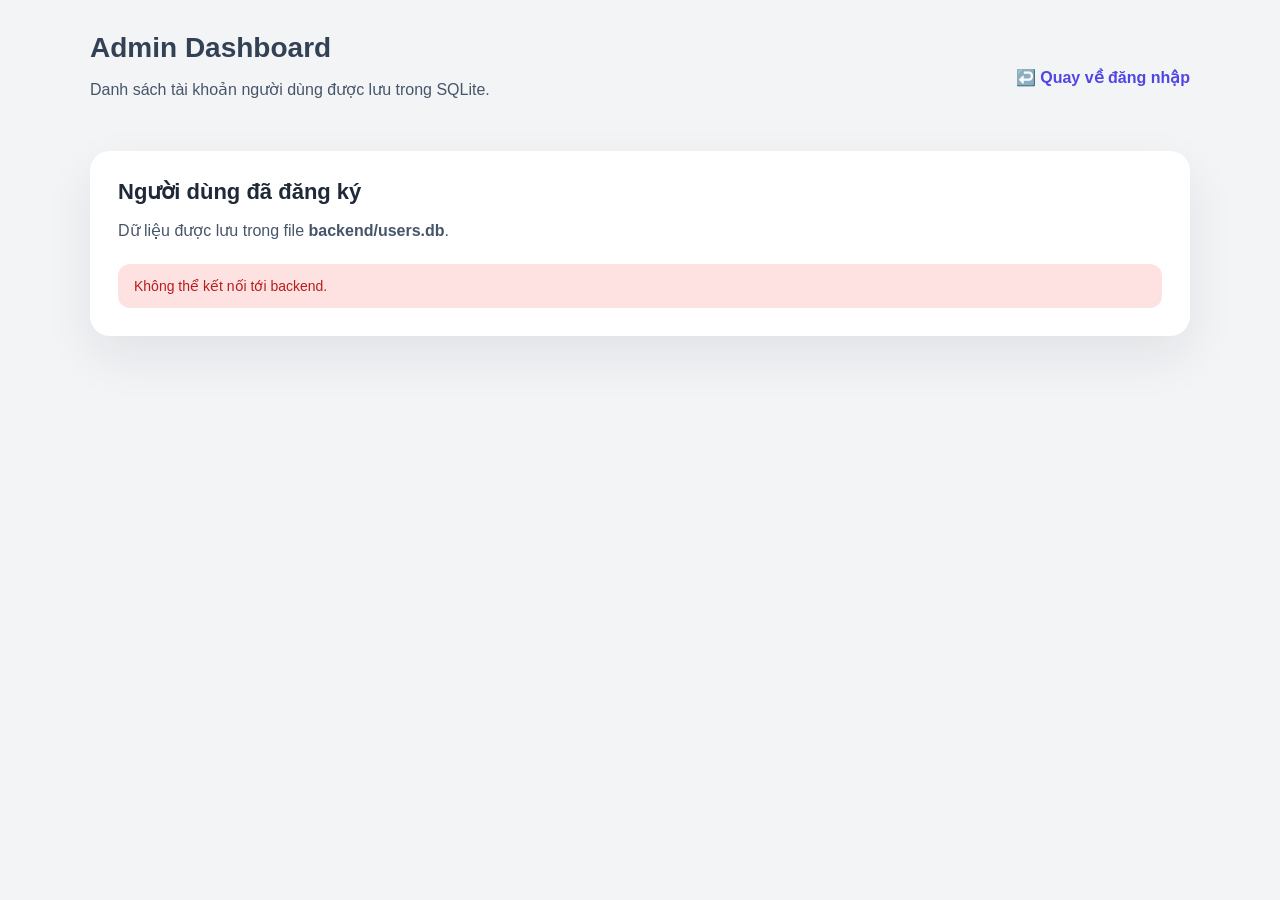
<file: frontend/admin-dashboard.html>
<!DOCTYPE html>
<html lang="vi">

<head>
    <meta charset="UTF-8">
    <meta name="viewport" content="width=device-width, initial-scale=1.0">
    <title>Admin Dashboard - Munich Metro</title>
    <style>
        body {
            margin: 0;
            font-family: "Segoe UI", Tahoma, Geneva, Verdana, sans-serif;
            background: #f3f4f6;
            color: #111827;
        }

        .page-shell {
            max-width: 1100px;
            margin: 0 auto;
            padding: 32px;
        }

        .header {
            display: flex;
            justify-content: space-between;
            align-items: center;
            margin-bottom: 28px;
        }

        .header h1 {
            margin: 0;
            font-size: 28px;
            color: #334155;
        }

        .header a {
            color: #4f46e5;
            text-decoration: none;
            font-weight: 600;
        }

        .header a:hover {
            text-decoration: underline;
        }

        .card {
            background: white;
            border-radius: 20px;
            box-shadow: 0 20px 50px rgba(15, 23, 42, 0.08);
            padding: 28px;
        }

        .card h2 {
            margin-top: 0;
            font-size: 22px;
            color: #1f2937;
            margin-bottom: 16px;
        }

        .info-text {
            color: #475569;
            margin-bottom: 24px;
        }

        table {
            width: 100%;
            border-collapse: collapse;
            margin-top: 20px;
        }

        th,
        td {
            text-align: left;
            padding: 14px 16px;
            border-bottom: 1px solid #e2e8f0;
        }

        th {
            color: #475569;
            font-weight: 700;
            background: #f8fafc;
        }

        tbody tr:hover {
            background: #f8fafc;
        }

        .status {
            display: inline-flex;
            align-items: center;
            gap: 8px;
            padding: 8px 12px;
            border-radius: 999px;
            font-size: 13px;
            font-weight: 700;
        }

        .status.user {
            background: #e0f2fe;
            color: #0369a1;
        }

        .status.admin {
            background: #dcfce7;
            color: #166534;
        }

        .loading,
        .error-message {
            display: none;
            margin-top: 16px;
            padding: 14px 16px;
            border-radius: 12px;
            font-size: 14px;
        }

        .loading.show,
        .error-message.show {
            display: block;
        }

        .loading {
            background: #eff6ff;
            color: #1d4ed8;
        }

        .error-message {
            background: #fee2e2;
            color: #b91c1c;
        }
    </style>
</head>

<body>
    <div class="page-shell">
        <div class="header">
            <div>
                <h1>Admin Dashboard</h1>
                <p class="info-text">Danh sách tài khoản người dùng được lưu trong SQLite.</p>
            </div>
            <a href="login.html">↩️ Quay về đăng nhập</a>
        </div>

        <div class="card">
            <h2>Người dùng đã đăng ký</h2>
            <p class="info-text">Dữ liệu được lưu trong file <strong>backend/users.db</strong>.</p>
            <div class="loading" id="loading">Đang tải dữ liệu...</div>
            <div class="error-message" id="errorMessage"></div>
            <div id="userTableContainer"></div>
        </div>
    </div>

    <script>
        function renderUsers(users) {
            if (!users || users.length === 0) {
                document.getElementById('userTableContainer').innerHTML = '<p>Hiện chưa có tài khoản nào.</p>';
                return;
            }

            const rows = users.map(user => `
                <tr>
                    <td>${user.id}</td>
                    <td>${user.username}</td>
                    <td>${user.email}</td>
                    <td>${user.first_name} ${user.last_name}</td>
                    <td>${user.phone || '-'}</td>
                    <td><span class="status ${user.role}">${user.role}</span></td>
                    <td>${new Date(user.created_at).toLocaleString('vi-VN')}</td>
                </tr>
            `).join('');

            document.getElementById('userTableContainer').innerHTML = `
                <table>
                    <thead>
                        <tr>
                            <th>ID</th>
                            <th>Tên người dùng</th>
                            <th>Email</th>
                            <th>Họ tên</th>
                            <th>Điện thoại</th>
                            <th>Vai trò</th>
                            <th>Ngày tạo</th>
                        </tr>
                    </thead>
                    <tbody>
                        ${rows}
                    </tbody>
                </table>
            `;
        }

        function showLoading(show) {
            const loading = document.getElementById('loading');
            loading.classList.toggle('show', show);
        }

        function showError(message) {
            const error = document.getElementById('errorMessage');
            error.textContent = message;
            error.classList.add('show');
        }

        async function loadUsers() {
            showLoading(true);
            try {
                const response = await fetch('http://127.0.0.1:5000/api/auth/users');
                const data = await response.json();
                showLoading(false);
                if (!response.ok) {
                    showError(data.error || 'Không thể tải danh sách người dùng.');
                    return;
                }
                renderUsers(data.users || []);
            } catch (err) {
                showLoading(false);
                showError('Không thể kết nối tới backend.');
            }
        }

        loadUsers();
    </script>
</body>

</html>
</file>
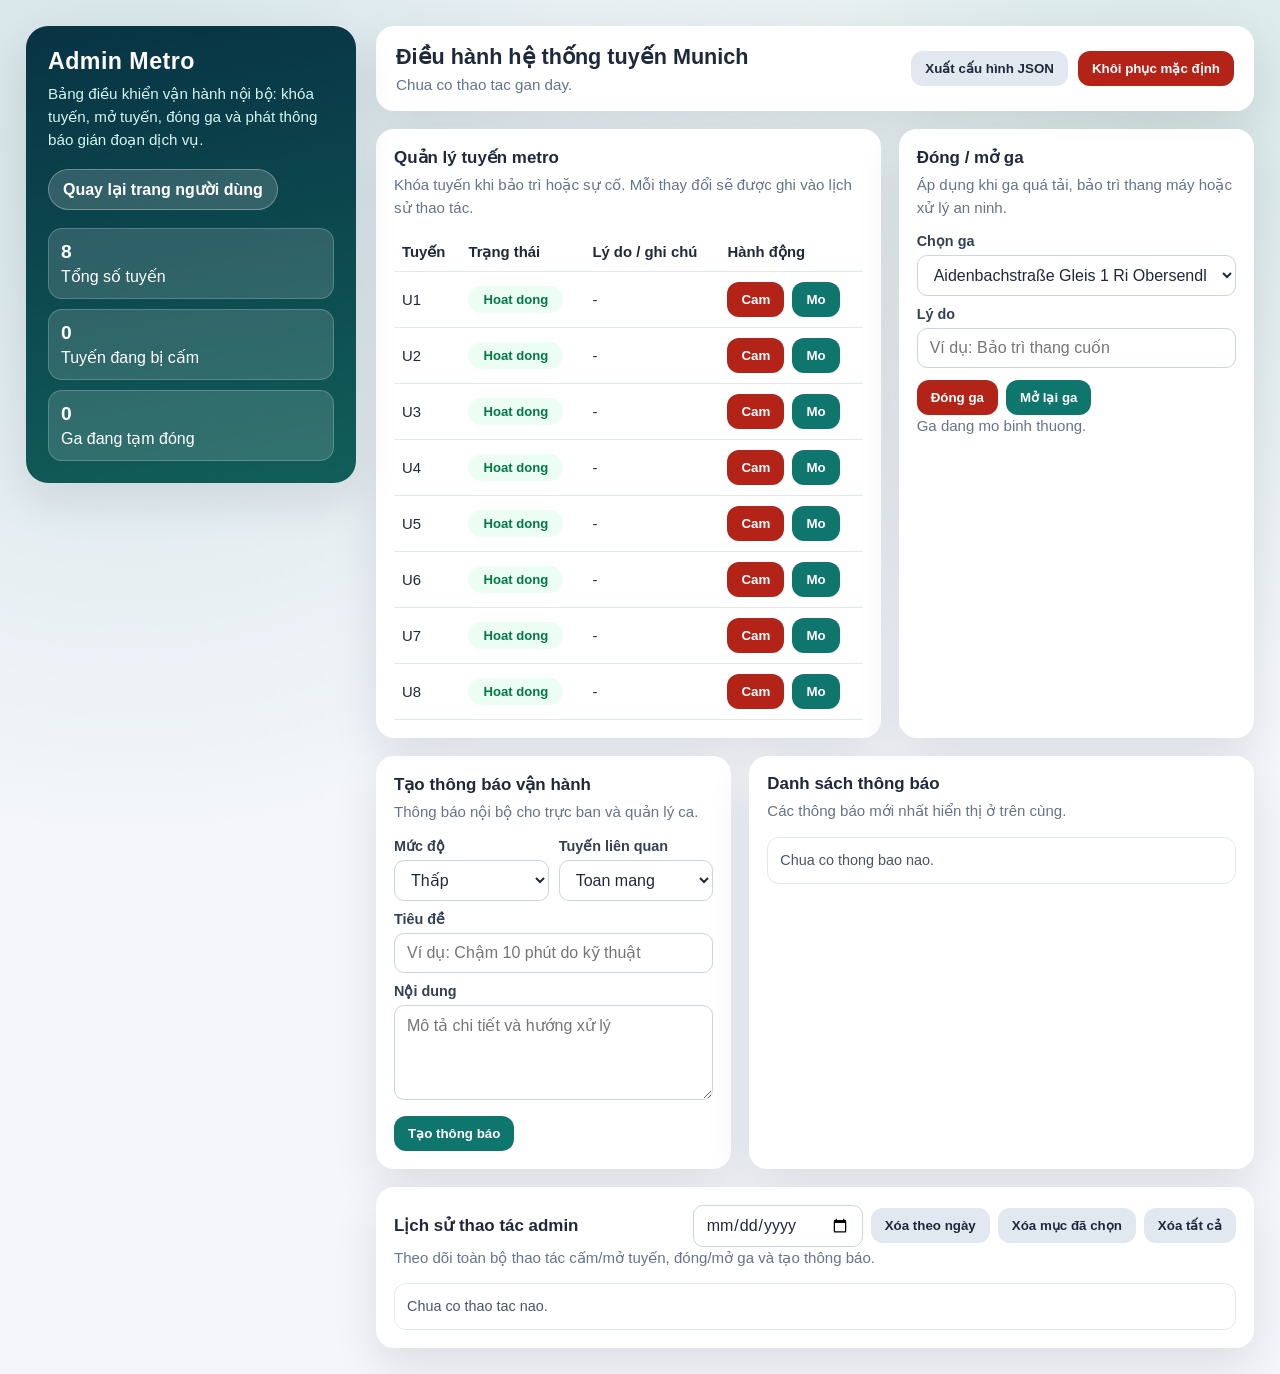
<file: frontend/admin.html>
<!DOCTYPE html>
<html lang="vi">

<head>
	<meta charset="UTF-8">
	<meta name="viewport" content="width=device-width, initial-scale=1.0">
	<title>Munich Metro - Admin</title>
	<style>
		:root {
			--bg: #f4f6fb;
			--panel: #ffffff;
			--text: #1e293b;
			--muted: #64748b;
			--primary: #0f766e;
			--primary-dark: #0b5b55;
			--danger: #b42318;
			--danger-soft: #fef3f2;
			--ok: #027a48;
			--ok-soft: #ecfdf3;
			--warn: #b54708;
			--warn-soft: #fffaeb;
			--shadow: 0 18px 45px rgba(15, 23, 42, 0.1);
			--radius: 18px;
		}

		* {
			box-sizing: border-box;
		}

		body {
			margin: 0;
			font-family: "Segoe UI", Tahoma, Geneva, Verdana, sans-serif;
			color: var(--text);
			background:
				radial-gradient(circle at 10% 10%, rgba(15, 118, 110, 0.15), transparent 42%),
				radial-gradient(circle at 90% 8%, rgba(2, 122, 72, 0.12), transparent 35%),
				var(--bg);
		}

		.admin-shell {
			min-height: 100vh;
			padding: 26px;
			display: grid;
			gap: 20px;
			grid-template-columns: 330px 1fr;
			align-items: start;
		}

		.sidebar {
			background: linear-gradient(170deg, #083344 0%, #115e59 100%);
			color: #ffffff;
			border-radius: 22px;
			box-shadow: var(--shadow);
			padding: 22px;
			position: sticky;
			top: 22px;
		}

		.sidebar h1 {
			margin: 0;
			font-size: 1.45rem;
			letter-spacing: 0.02em;
		}

		.sidebar p {
			margin: 8px 0 0;
			color: #d5f5ef;
			line-height: 1.5;
			font-size: 0.95rem;
		}

		.nav-btn {
			margin-top: 18px;
			display: inline-block;
			text-decoration: none;
			background: rgba(255, 255, 255, 0.16);
			color: #ffffff;
			padding: 10px 14px;
			border-radius: 999px;
			border: 1px solid rgba(255, 255, 255, 0.3);
			font-weight: 700;
			transition: background 0.2s ease;
		}

		.nav-btn:hover {
			background: rgba(255, 255, 255, 0.26);
		}

		.summary-list {
			margin: 18px 0 0;
			padding: 0;
			list-style: none;
			display: grid;
			gap: 10px;
		}

		.summary-list li {
			background: rgba(255, 255, 255, 0.14);
			border: 1px solid rgba(255, 255, 255, 0.2);
			border-radius: 14px;
			padding: 12px;
		}

		.summary-list strong {
			display: block;
			font-size: 1.2rem;
			margin-bottom: 4px;
		}

		.main {
			display: grid;
			gap: 18px;
		}

		.header {
			background: var(--panel);
			border-radius: var(--radius);
			box-shadow: var(--shadow);
			padding: 18px 20px;
			display: flex;
			justify-content: space-between;
			align-items: center;
			gap: 14px;
			flex-wrap: wrap;
		}

		.header h2 {
			margin: 0;
			font-size: 1.35rem;
		}

		.header p {
			margin: 6px 0 0;
			color: var(--muted);
			font-size: 0.95rem;
		}

		.header-actions {
			display: flex;
			gap: 10px;
			flex-wrap: wrap;
		}

		.btn {
			border: none;
			border-radius: 12px;
			padding: 10px 14px;
			font-weight: 700;
			cursor: pointer;
			transition: transform 0.15s ease, opacity 0.2s ease;
		}

		.btn:hover {
			transform: translateY(-1px);
		}

		.btn-primary {
			background: var(--primary);
			color: #ffffff;
		}

		.btn-primary:hover {
			background: var(--primary-dark);
		}

		.btn-ghost {
			background: #e2e8f0;
			color: #1e293b;
		}

		.btn-danger {
			background: var(--danger);
			color: #ffffff;
		}

		.grid {
			display: grid;
			gap: 18px;
			grid-template-columns: repeat(12, 1fr);
		}

		.card {
			background: var(--panel);
			border-radius: var(--radius);
			box-shadow: var(--shadow);
			padding: 18px;
		}

		.card h3 {
			margin: 0 0 6px;
			font-size: 1.06rem;
		}

		.card > p {
			margin: 0 0 14px;
			color: var(--muted);
			font-size: 0.94rem;
			line-height: 1.5;
		}

		.span-7 {
			grid-column: span 7;
		}

		.span-5 {
			grid-column: span 5;
		}

		.span-12 {
			grid-column: span 12;
		}

		.line-table {
			width: 100%;
			border-collapse: collapse;
			font-size: 0.93rem;
		}

		.line-table th,
		.line-table td {
			padding: 10px 8px;
			border-bottom: 1px solid #e2e8f0;
			text-align: left;
			vertical-align: middle;
		}

		.badge {
			display: inline-flex;
			align-items: center;
			justify-content: center;
			min-width: 95px;
			padding: 6px 10px;
			border-radius: 999px;
			font-weight: 700;
			font-size: 0.82rem;
		}

		.badge-ok {
			background: var(--ok-soft);
			color: var(--ok);
		}

		.badge-banned {
			background: var(--danger-soft);
			color: var(--danger);
		}

		.row-actions {
			display: flex;
			gap: 8px;
			flex-wrap: wrap;
		}

		label {
			display: block;
			margin: 0 0 6px;
			font-size: 0.9rem;
			font-weight: 600;
			color: #334155;
		}

		input,
		textarea,
		select {
			width: 100%;
			border: 1px solid #cbd5e1;
			border-radius: 10px;
			padding: 10px 12px;
			font: inherit;
			color: inherit;
			background: #ffffff;
		}

		textarea {
			min-height: 95px;
			resize: vertical;
		}

		.field-grid {
			display: grid;
			gap: 10px;
			grid-template-columns: repeat(2, 1fr);
		}

		.status-msg {
			margin-top: 10px;
			font-size: 0.88rem;
			color: var(--muted);
		}

		.notice-list,
		.history-list {
			margin: 0;
			padding: 0;
			list-style: none;
			display: grid;
			gap: 10px;
			max-height: 320px;
			overflow: auto;
		}

		.notice-item,
		.history-item {
			border: 1px solid #e2e8f0;
			border-radius: 12px;
			padding: 12px;
			background: #ffffff;
		}

		.notice-item h4 {
			margin: 0 0 6px;
			font-size: 0.95rem;
		}

		.notice-item p,
		.history-item p {
			margin: 0;
			color: #475569;
			font-size: 0.9rem;
			line-height: 1.45;
		}

		.history-head {
			display: flex;
			align-items: center;
			justify-content: space-between;
			gap: 10px;
			flex-wrap: wrap;
		}

		.history-head h3 {
			margin: 0;
		}

		.history-tools {
			display: flex;
			gap: 8px;
			align-items: center;
			flex-wrap: wrap;
		}

		.history-tools input[type="date"] {
			width: auto;
			min-width: 170px;
		}

		.history-row {
			display: flex;
			gap: 10px;
			align-items: flex-start;
		}

		.history-check {
			margin-top: 3px;
		}

		.history-content {
			flex: 1;
		}

		.meta {
			margin-top: 7px;
			font-size: 0.82rem;
			color: #64748b;
		}

		.alert-low {
			border-left: 5px solid #0284c7;
		}

		.alert-medium {
			border-left: 5px solid var(--warn);
			background: var(--warn-soft);
		}

		.alert-high {
			border-left: 5px solid var(--danger);
			background: var(--danger-soft);
		}

		@media (max-width: 1200px) {
			.admin-shell {
				grid-template-columns: 1fr;
			}

			.sidebar {
				position: static;
			}
		}

		@media (max-width: 900px) {
			.span-7,
			.span-5 {
				grid-column: span 12;
			}

			.field-grid {
				grid-template-columns: 1fr;
			}
		}
	</style>
</head>

<body>
	<div class="admin-shell">
		<aside class="sidebar">
			<h1>Admin Metro</h1>
			<p>Bảng điều khiển vận hành nội bộ: khóa tuyến, mở tuyến, đóng ga và phát thông báo gián đoạn dịch vụ.</p>
			<a class="nav-btn" href="index.html">Quay lại trang người dùng</a>
			<ul class="summary-list">
				<li>
					<strong id="summaryLines">0</strong>
					Tổng số tuyến
				</li>
				<li>
					<strong id="summaryBlocked">0</strong>
					Tuyến đang bị cấm
				</li>
				<li>
					<strong id="summaryStations">0</strong>
					Ga đang tạm đóng
				</li>
			</ul>
		</aside>

		<main class="main">
			<section class="header">
				<div>
					<h2>Điều hành hệ thống tuyến Munich</h2>
					<p id="lastUpdate">Chưa có thao tác gần đây.</p>
				</div>
				<div class="header-actions">
					<button id="exportBtn" class="btn btn-ghost" type="button">Xuất cấu hình JSON</button>
					<button id="resetBtn" class="btn btn-danger" type="button">Khôi phục mặc định</button>
				</div>
			</section>

			<section class="grid">
				<article class="card span-7">
					<h3>Quản lý tuyến metro</h3>
					<p>Khóa tuyến khi bảo trì hoặc sự cố. Mỗi thay đổi sẽ được ghi vào lịch sử thao tác.</p>
					<table class="line-table" id="lineTable">
						<thead>
							<tr>
								<th>Tuyến</th>
								<th>Trạng thái</th>
								<th>Lý do / ghi chú</th>
								<th>Hành động</th>
							</tr>
						</thead>
						<tbody></tbody>
					</table>
				</article>

				<article class="card span-5">
					<h3>Đóng / mở ga</h3>
					<p>Áp dụng khi ga quá tải, bảo trì thang máy hoặc xử lý an ninh.</p>
					<div>
						<label for="stationSelect">Chọn ga</label>
						<select id="stationSelect"></select>
					</div>
					<div style="margin-top:10px;">
						<label for="stationReason">Lý do</label>
						<input id="stationReason" placeholder="Ví dụ: Bảo trì thang cuốn">
					</div>
					<div style="margin-top:12px;" class="row-actions">
						<button id="closeStationBtn" class="btn btn-danger" type="button">Đóng ga</button>
						<button id="openStationBtn" class="btn btn-primary" type="button">Mở lại ga</button>
					</div>
					<p id="stationStatus" class="status-msg"></p>
				</article>

				<article class="card span-5">
					<h3>Tạo thông báo vận hành</h3>
					<p>Thông báo nội bộ cho trực ban và quản lý ca.</p>
					<div class="field-grid">
						<div>
							<label for="noticeLevel">Mức độ</label>
							<select id="noticeLevel">
								<option value="low">Thấp</option>
								<option value="medium">Trung bình</option>
								<option value="high">Khẩn cấp</option>
							</select>
						</div>
						<div>
							<label for="noticeLine">Tuyến liên quan</label>
							<select id="noticeLine"></select>
						</div>
					</div>
					<div style="margin-top:10px;">
						<label for="noticeTitle">Tiêu đề</label>
						<input id="noticeTitle" placeholder="Ví dụ: Chậm 10 phút do kỹ thuật">
					</div>
					<div style="margin-top:10px;">
						<label for="noticeBody">Nội dung</label>
						<textarea id="noticeBody" placeholder="Mô tả chi tiết và hướng xử lý"></textarea>
					</div>
					<div style="margin-top:12px;" class="row-actions">
						<button id="createNoticeBtn" class="btn btn-primary" type="button">Tạo thông báo</button>
					</div>
				</article>

				<article class="card span-7">
					<h3>Danh sách thông báo</h3>
					<p>Các thông báo mới nhất hiển thị ở trên cùng.</p>
					<ul id="noticeList" class="notice-list"></ul>
				</article>

				<article class="card span-12">
					<div class="history-head">
						<h3>Lịch sử thao tác admin</h3>
						<div class="history-tools">
							<input id="historyDate" type="date" aria-label="Lọc ngày để xóa lịch sử">
							<button id="deleteByDateBtn" class="btn btn-ghost" type="button">Xóa theo ngày</button>
							<button id="deleteSelectedHistoryBtn" class="btn btn-ghost" type="button">Xóa mục đã chọn</button>
							<button id="clearHistoryBtn" class="btn btn-ghost" type="button">Xóa tất cả</button>
						</div>
					</div>
					<p>Theo dõi toàn bộ thao tác cấm/mở tuyến, đóng/mở ga và tạo thông báo.</p>
					<ul id="historyList" class="history-list"></ul>
				</article>
			</section>
		</main>
	</div>

	<script>
		const STORAGE_KEY = "metroAdminStateV1";

		const defaultState = {
			lines: [
				{ id: "U1", blocked: false, reason: "" },
				{ id: "U2", blocked: false, reason: "" },
				{ id: "U3", blocked: false, reason: "" },
				{ id: "U4", blocked: false, reason: "" },
				{ id: "U5", blocked: false, reason: "" },
				{ id: "U6", blocked: false, reason: "" },
				{ id: "U7", blocked: false, reason: "" },
				{ id: "U8", blocked: false, reason: "" }
			],
			stations: [],
			notices: [],
			history: []
		};

		const state = loadState();
		const selectedHistoryIds = new Set();
		ensureHistoryIds();
		hydrateStationData().finally(() => {
			renderAll();
		});

		document.getElementById("exportBtn").addEventListener("click", exportConfig);
		document.getElementById("resetBtn").addEventListener("click", resetState);
		document.getElementById("closeStationBtn").addEventListener("click", () => setStationStatus(true));
		document.getElementById("openStationBtn").addEventListener("click", () => setStationStatus(false));
		document.getElementById("createNoticeBtn").addEventListener("click", createNotice);
		document.getElementById("clearHistoryBtn").addEventListener("click", clearHistory);
		document.getElementById("deleteByDateBtn").addEventListener("click", deleteHistoryByDate);
		document.getElementById("deleteSelectedHistoryBtn").addEventListener("click", deleteSelectedHistory);

		function loadState() {
			try {
				const raw = localStorage.getItem(STORAGE_KEY);
				if (!raw) return JSON.parse(JSON.stringify(defaultState));
				const parsed = JSON.parse(raw);
				return {
					lines: Array.isArray(parsed.lines) ? parsed.lines : JSON.parse(JSON.stringify(defaultState.lines)),
					stations: Array.isArray(parsed.stations) ? parsed.stations : [],
					notices: Array.isArray(parsed.notices) ? parsed.notices : [],
					history: Array.isArray(parsed.history) ? parsed.history : []
				};
			} catch {
				return JSON.parse(JSON.stringify(defaultState));
			}
		}

		function saveState() {
			localStorage.setItem(STORAGE_KEY, JSON.stringify(state));
		}

		function createHistoryId() {
			if (window.crypto && crypto.randomUUID) {
				return crypto.randomUUID();
			}
			return `history-${Date.now()}-${Math.random().toString(36).slice(2, 9)}`;
		}

		function ensureHistoryIds() {
			let changed = false;
			state.history = state.history.map(item => {
				if (item && item.id) return item;
				changed = true;
				return {
					...item,
					id: createHistoryId()
				};
			});
			if (changed) {
				saveState();
			}
		}

		async function hydrateStationData() {
			if (state.stations.length > 0) return;

			const sources = [
				"../data/metro_graph.json",
				"./metro_graph.json",
				"/data/metro_graph.json",
				"http://127.0.0.1:5000/api/graph"
			];

			for (const source of sources) {
				try {
					const response = await fetch(source);
					if (!response.ok) continue;
					const data = await response.json();
					if (!data || !Array.isArray(data.stations)) continue;
					state.stations = data.stations
						.map(st => ({
							id: st.id || st.name,
							name: st.name || st.id,
							closed: false,
							reason: ""
						}))
						.sort((a, b) => a.name.localeCompare(b.name, "vi"));
					saveState();
					return;
				} catch {
					// try next source
				}
			}

			// fallback nếu không tải được dữ liệu ga
			state.stations = [
				{ id: "sample-1", name: "Marienplatz", closed: false, reason: "" },
				{ id: "sample-2", name: "Sendlinger Tor", closed: false, reason: "" },
				{ id: "sample-3", name: "Munchner Freiheit", closed: false, reason: "" }
			];
			saveState();
		}

		function renderAll() {
			renderSummary();
			renderLines();
			renderStationSelect();
			renderNoticeLineOptions();
			renderNotices();
			renderHistory();
			updateLastAction();
		}

		function renderSummary() {
			const blockedLines = state.lines.filter(line => line.blocked).length;
			const closedStations = state.stations.filter(st => st.closed).length;
			document.getElementById("summaryLines").textContent = String(state.lines.length);
			document.getElementById("summaryBlocked").textContent = String(blockedLines);
			document.getElementById("summaryStations").textContent = String(closedStations);
		}

		function renderLines() {
			const tbody = document.querySelector("#lineTable tbody");
			tbody.innerHTML = "";

			state.lines.forEach(line => {
				const tr = document.createElement("tr");

				const nameCell = document.createElement("td");
				nameCell.textContent = line.id;

				const statusCell = document.createElement("td");
				const badge = document.createElement("span");
				badge.className = `badge ${line.blocked ? "badge-banned" : "badge-ok"}`;
				badge.textContent = line.blocked ? "Dang cam" : "Hoat dong";
				statusCell.appendChild(badge);

				const reasonCell = document.createElement("td");
				reasonCell.textContent = line.reason || "-";

				const actionCell = document.createElement("td");
				const wrap = document.createElement("div");
				wrap.className = "row-actions";

				const banBtn = document.createElement("button");
				banBtn.type = "button";
				banBtn.className = "btn btn-danger";
				banBtn.textContent = "Cam";
				banBtn.addEventListener("click", () => {
					const reason = window.prompt(`Nhap ly do cam tuyen ${line.id}:`, line.reason || "Bao tri dinh ky");
					if (reason === null) return;
					line.blocked = true;
					line.reason = reason.trim();
					addHistory(`Cam tuyen ${line.id}`, line.reason || "Khong co ghi chu");
					saveState();
					renderAll();
				});

				const openBtn = document.createElement("button");
				openBtn.type = "button";
				openBtn.className = "btn btn-primary";
				openBtn.textContent = "Mo";
				openBtn.addEventListener("click", () => {
					line.blocked = false;
					line.reason = "";
					addHistory(`Mo lai tuyen ${line.id}`, "Tuyen da hoat dong binh thuong");
					saveState();
					renderAll();
				});

				wrap.appendChild(banBtn);
				wrap.appendChild(openBtn);
				actionCell.appendChild(wrap);

				tr.appendChild(nameCell);
				tr.appendChild(statusCell);
				tr.appendChild(reasonCell);
				tr.appendChild(actionCell);
				tbody.appendChild(tr);
			});
		}

		function renderStationSelect() {
			const select = document.getElementById("stationSelect");
			select.innerHTML = "";

			state.stations.forEach(station => {
				const option = document.createElement("option");
				option.value = station.id;
				option.textContent = station.closed ? `${station.name} (tam dong)` : station.name;
				select.appendChild(option);
			});

			updateStationStatusMessage();
		}

		function updateStationStatusMessage() {
			const select = document.getElementById("stationSelect");
			const station = state.stations.find(st => st.id === select.value) || state.stations[0];
			const msg = document.getElementById("stationStatus");
			if (!station) {
				msg.textContent = "Khong co du lieu ga.";
				return;
			}
			msg.textContent = station.closed
				? `Ga dang tam dong. Ly do: ${station.reason || "Khong ro"}`
				: "Ga dang mo binh thuong.";
		}

		function setStationStatus(closed) {
			const select = document.getElementById("stationSelect");
			const reasonInput = document.getElementById("stationReason");
			const station = state.stations.find(st => st.id === select.value);
			if (!station) return;

			if (closed) {
				const reason = reasonInput.value.trim() || "Tam dong de xu ly van hanh";
				station.closed = true;
				station.reason = reason;
				addHistory(`Dong ga ${station.name}`, reason);
			} else {
				station.closed = false;
				station.reason = "";
				addHistory(`Mo lai ga ${station.name}`, "Ga hoat dong tro lai");
			}

			reasonInput.value = "";
			saveState();
			renderAll();
		}

		function renderNoticeLineOptions() {
			const lineSelect = document.getElementById("noticeLine");
			const current = lineSelect.value;
			lineSelect.innerHTML = "";

			const allOption = document.createElement("option");
			allOption.value = "ALL";
			allOption.textContent = "Toan mang";
			lineSelect.appendChild(allOption);

			state.lines.forEach(line => {
				const option = document.createElement("option");
				option.value = line.id;
				option.textContent = line.id;
				lineSelect.appendChild(option);
			});

			lineSelect.value = current || "ALL";
		}

		function createNotice() {
			const level = document.getElementById("noticeLevel").value;
			const line = document.getElementById("noticeLine").value;
			const title = document.getElementById("noticeTitle").value.trim();
			const body = document.getElementById("noticeBody").value.trim();

			if (!title || !body) {
				window.alert("Vui long nhap day du tieu de va noi dung thong bao.");
				return;
			}

			const notice = {
				id: crypto.randomUUID ? crypto.randomUUID() : String(Date.now()),
				level,
				line,
				title,
				body,
				createdAt: new Date().toISOString()
			};

			state.notices.unshift(notice);
			addHistory("Tao thong bao", `${title} (${line === "ALL" ? "Toan mang" : line})`);
			saveState();

			document.getElementById("noticeTitle").value = "";
			document.getElementById("noticeBody").value = "";
			renderAll();
		}

		function renderNotices() {
			const list = document.getElementById("noticeList");
			list.innerHTML = "";

			if (state.notices.length === 0) {
				const li = document.createElement("li");
				li.className = "notice-item";
				li.innerHTML = "<p>Chua co thong bao nao.</p>";
				list.appendChild(li);
				return;
			}

			state.notices.forEach(notice => {
				const li = document.createElement("li");
				li.className = `notice-item alert-${notice.level}`;
				li.innerHTML = `
					<h4>${escapeHtml(notice.title)}</h4>
					<p>${escapeHtml(notice.body)}</p>
					<div class="meta">${formatLineLabel(notice.line)} | ${formatTime(notice.createdAt)}</div>
				`;
				list.appendChild(li);
			});
		}

		function renderHistory() {
			const list = document.getElementById("historyList");
			list.innerHTML = "";

			if (state.history.length === 0) {
				selectedHistoryIds.clear();
				const li = document.createElement("li");
				li.className = "history-item";
				li.innerHTML = "<p>Chua co thao tac nao.</p>";
				list.appendChild(li);
				return;
			}

			const activeIds = new Set(state.history.map(item => item.id));
			Array.from(selectedHistoryIds).forEach(id => {
				if (!activeIds.has(id)) {
					selectedHistoryIds.delete(id);
				}
			});

			state.history.forEach(item => {
				const li = document.createElement("li");
				li.className = "history-item";
				const checked = selectedHistoryIds.has(item.id) ? "checked" : "";
				li.innerHTML = `
					<div class="history-row">
						<input class="history-check" type="checkbox" data-history-id="${item.id}" ${checked}>
						<div class="history-content">
							<strong>${escapeHtml(item.action)}</strong>
							<p>${escapeHtml(item.note)}</p>
							<div class="meta">${formatTime(item.at)}</div>
						</div>
					</div>
				`;
				const checkbox = li.querySelector(".history-check");
				checkbox.addEventListener("change", event => {
					const id = event.target.getAttribute("data-history-id");
					if (!id) return;
					if (event.target.checked) {
						selectedHistoryIds.add(id);
					} else {
						selectedHistoryIds.delete(id);
					}
				});
				list.appendChild(li);
			});
		}

		function addHistory(action, note) {
			state.history.unshift({
				id: createHistoryId(),
				action,
				note,
				at: new Date().toISOString()
			});

			if (state.history.length > 120) {
				state.history.length = 120;
			}
		}

		function updateLastAction() {
			const el = document.getElementById("lastUpdate");
			if (!state.history.length) {
				el.textContent = "Chua co thao tac gan day.";
				return;
			}
			const last = state.history[0];
			el.textContent = `Lan cuoi: ${last.action} (${formatTime(last.at)})`;
		}

		function exportConfig() {
			const payload = {
				exportedAt: new Date().toISOString(),
				lines: state.lines,
				stations: state.stations,
				notices: state.notices
			};

			const blob = new Blob([JSON.stringify(payload, null, 2)], { type: "application/json" });
			const url = URL.createObjectURL(blob);
			const anchor = document.createElement("a");
			anchor.href = url;
			anchor.download = "metro-admin-config.json";
			anchor.click();
			URL.revokeObjectURL(url);

			addHistory("Xuat cau hinh", "Da tai file metro-admin-config.json");
			saveState();
			renderAll();
		}

		function resetState() {
			const ok = window.confirm("Ban chac chan muon khoi phuc trang thai mac dinh?");
			if (!ok) return;

			const fresh = JSON.parse(JSON.stringify(defaultState));
			state.lines = fresh.lines;
			state.stations = fresh.stations;
			state.notices = fresh.notices;
			state.history = fresh.history;
			localStorage.removeItem(STORAGE_KEY);

			hydrateStationData().finally(() => {
				addHistory("Khoi phuc mac dinh", "Du lieu admin da duoc reset");
				saveState();
				renderAll();
			});
		}

		function clearHistory() {
			if (!state.history.length) {
				window.alert("Lich su hien dang rong.");
				return;
			}

			const ok = window.confirm("Ban co chac chan muon xoa toan bo lich su thao tac admin?");
			if (!ok) return;

			state.history = [];
			selectedHistoryIds.clear();
			saveState();
			renderAll();
		}

		function getLocalDateKey(iso) {
			const date = new Date(iso);
			const y = date.getFullYear();
			const m = String(date.getMonth() + 1).padStart(2, "0");
			const d = String(date.getDate()).padStart(2, "0");
			return `${y}-${m}-${d}`;
		}

		function deleteHistoryByDate() {
			const input = document.getElementById("historyDate");
			const selectedDate = input.value;
			if (!selectedDate) {
				window.alert("Vui long chon ngay can xoa.");
				return;
			}

			const before = state.history.length;
			state.history = state.history.filter(item => getLocalDateKey(item.at) !== selectedDate);
			const removed = before - state.history.length;
			if (removed <= 0) {
				window.alert("Khong co lich su nao trong ngay da chon.");
				return;
			}

			selectedHistoryIds.clear();
			saveState();
			renderAll();
			window.alert(`Da xoa ${removed} muc lich su trong ngay ${selectedDate}.`);
		}

		function deleteSelectedHistory() {
			if (!selectedHistoryIds.size) {
				window.alert("Vui long tich chon it nhat 1 muc lich su de xoa.");
				return;
			}

			const selectedIds = new Set(selectedHistoryIds);
			const before = state.history.length;
			state.history = state.history.filter(item => !selectedIds.has(item.id));
			const removed = before - state.history.length;
			selectedHistoryIds.clear();
			saveState();
			renderAll();
			window.alert(`Da xoa ${removed} muc lich su da chon.`);
		}

		function formatLineLabel(line) {
			return line === "ALL" ? "Toan mang" : line;
		}

		function formatTime(iso) {
			return new Date(iso).toLocaleString("vi-VN", {
				day: "2-digit",
				month: "2-digit",
				year: "numeric",
				hour: "2-digit",
				minute: "2-digit"
			});
		}

		function escapeHtml(value) {
			return String(value)
				.replace(/&/g, "&amp;")
				.replace(/</g, "&lt;")
				.replace(/>/g, "&gt;")
				.replace(/\"/g, "&quot;")
				.replace(/'/g, "&#039;");
		}

		document.getElementById("stationSelect").addEventListener("change", updateStationStatusMessage);
	</script>
</body>

</html>
</file>
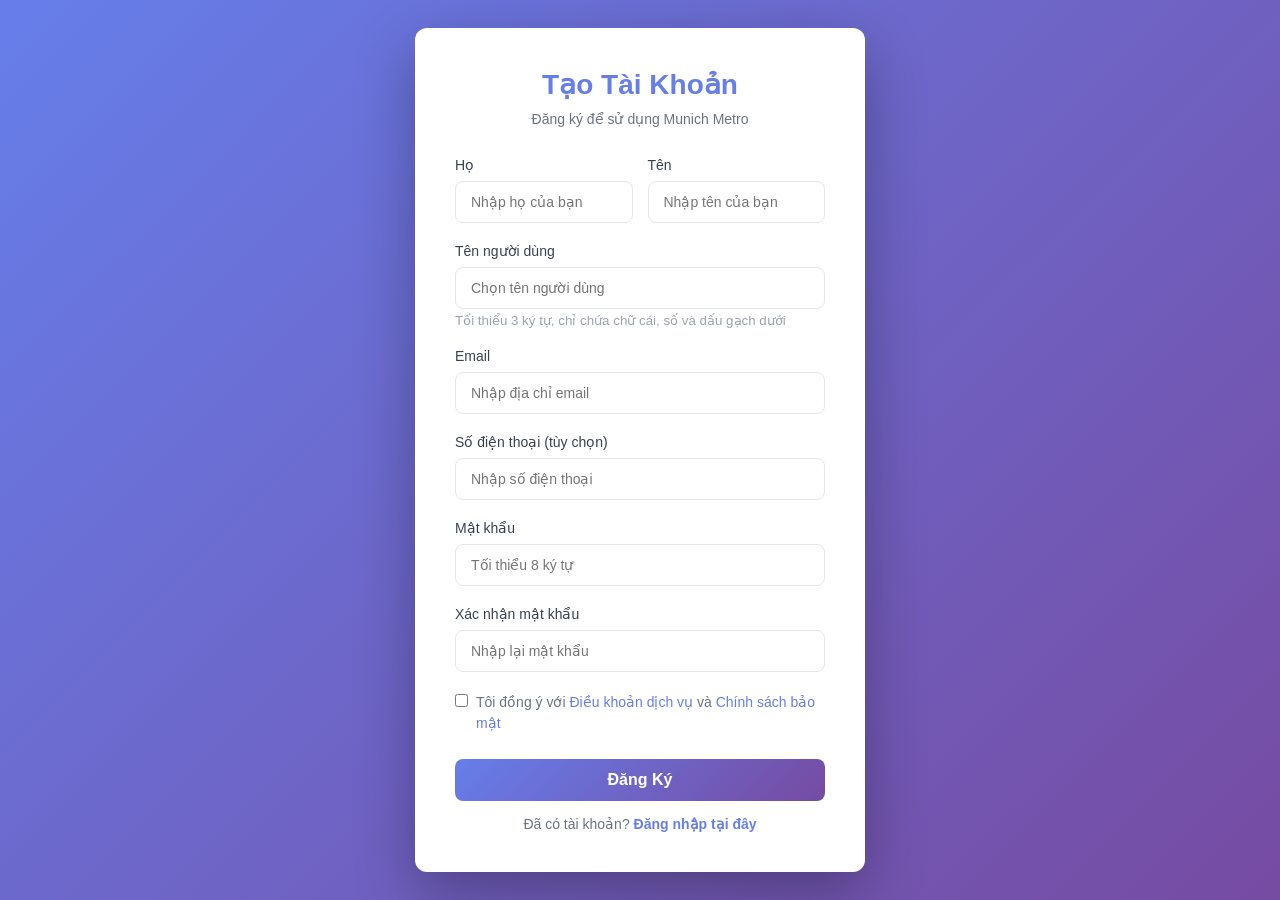
<file: frontend/signup.html>
<!doctype html>
<html lang="vi">
  <head>
    <meta charset="UTF-8" />
    <meta name="viewport" content="width=device-width, initial-scale=1.0" />
    <title>Đăng Ký - Munich Tàu Điện Ngầm</title>
    <link rel="stylesheet" href="signup.css" />
  </head>

  <body>
    <div class="signup-container">
      <!-- Header -->
      <div class="signup-header">
        <h1>Tạo Tài Khoản</h1>
        <p>Đăng ký để sử dụng Munich Metro</p>
      </div>

      <!-- Messages -->
      <div class="error-message" id="errorMessage"></div>
      <div class="success-message" id="successMessage"></div>

      <!-- Form -->
      <form id="signupForm">
        <!-- Name fields -->
        <div class="form-row">
          <div class="form-group">
            <label for="firstName">Họ</label>
            <input
              type="text"
              id="firstName"
              name="firstName"
              placeholder="Nhập họ của bạn"
              required
            />
          </div>
          <div class="form-group">
            <label for="lastName">Tên</label>
            <input
              type="text"
              id="lastName"
              name="lastName"
              placeholder="Nhập tên của bạn"
              required
            />
          </div>
        </div>

        <!-- Username -->
        <div class="form-group">
          <label for="username">Tên người dùng</label>
          <input
            type="text"
            id="username"
            name="username"
            placeholder="Chọn tên người dùng"
            required
          />
          <small style="color: #9ca3af; margin-top: 4px; display: block">
            Tối thiểu 3 ký tự, chỉ chứa chữ cái, số và dấu gạch dưới
          </small>
        </div>

        <!-- Email -->
        <div class="form-group">
          <label for="email">Email</label>
          <input
            type="email"
            id="email"
            name="email"
            placeholder="Nhập địa chỉ email"
            required
          />
        </div>

        <!-- Phone (Optional) -->
        <div class="form-group">
          <label for="phone">Số điện thoại (tùy chọn)</label>
          <input
            type="tel"
            id="phone"
            name="phone"
            placeholder="Nhập số điện thoại"
          />
        </div>

        <!-- Password -->
        <div class="form-group">
          <label for="password">Mật khẩu</label>
          <input
            type="password"
            id="password"
            name="password"
            placeholder="Tối thiểu 8 ký tự"
            required
          />
          <div class="password-strength" id="passwordStrength"></div>
        </div>

        <!-- Confirm Password -->
        <div class="form-group">
          <label for="confirmPassword">Xác nhận mật khẩu</label>
          <input
            type="password"
            id="confirmPassword"
            name="confirmPassword"
            placeholder="Nhập lại mật khẩu"
            required
          />
        </div>

        <!-- Terms and Conditions -->
        <div class="terms-group">
          <input type="checkbox" id="agreeTerms" name="agreeTerms" required />
          <label for="agreeTerms">
            Tôi đồng ý với
            <a
              href="#"
              onclick="
                alert('Điều khoản dịch vụ');
                return false;
              "
              >Điều khoản dịch vụ</a
            >
            và
            <a
              href="#"
              onclick="
                alert('Chính sách bảo mật');
                return false;
              "
              >Chính sách bảo mật</a
            >
          </label>
        </div>

        <!-- Loading indicator -->
        <div class="loading" id="loading">
          <span>Đang xử lý...</span>
        </div>

        <!-- Submit button -->
        <button type="submit" class="signup-btn">Đăng Ký</button>
      </form>

      <!-- Login link -->
      <div class="login-link">
        Đã có tài khoản? <a href="login.html">Đăng nhập tại đây</a>
      </div>
    </div>

    <script src="signup.js"></script>
  </body>
</html>
</file>
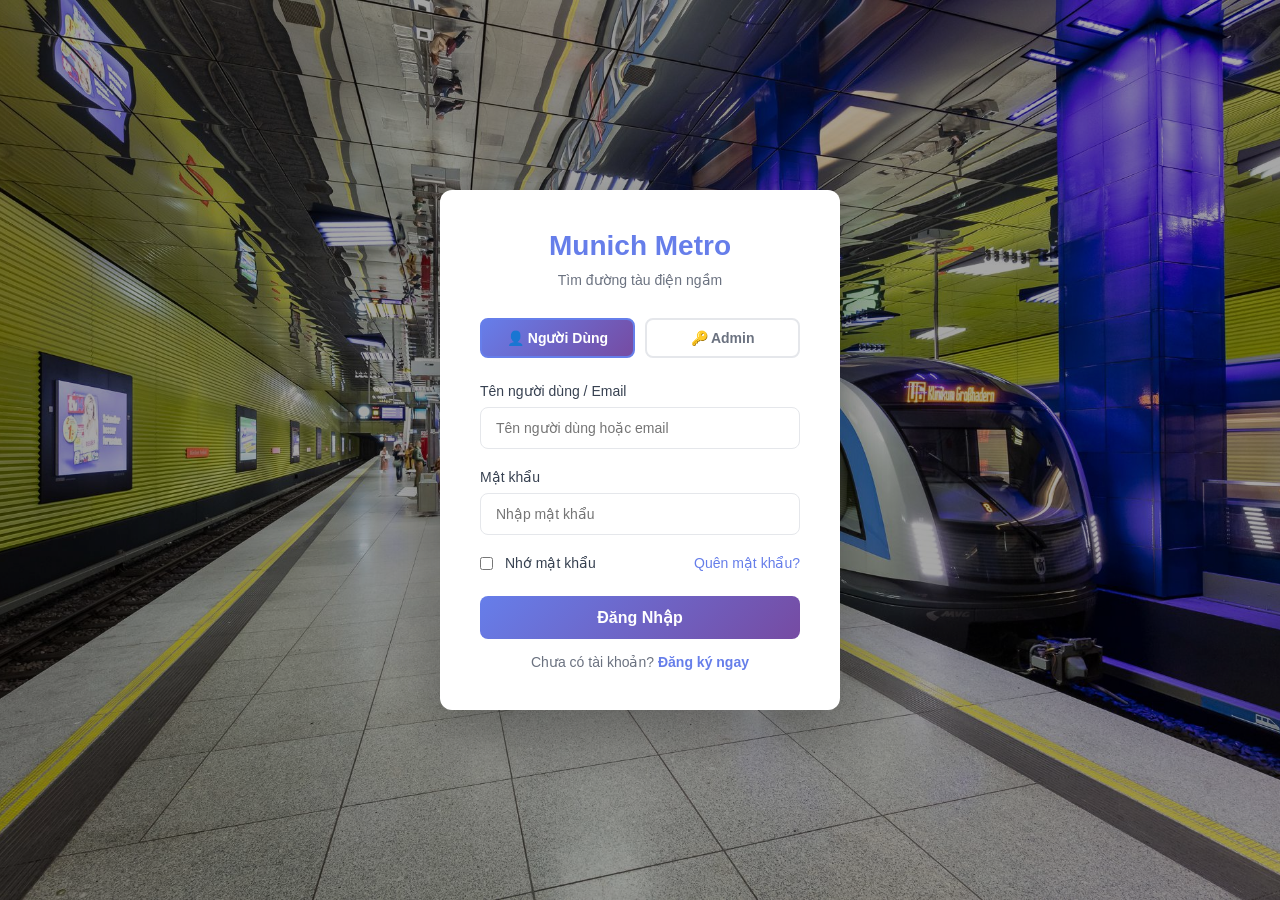
<file: frontend/html/login.html>
<!doctype html>
<html lang="vi">

<head>
    <meta charset="UTF-8" />
    <meta name="viewport" content="width=device-width, initial-scale=1.0" />
    <title>Đăng Nhập - Munich Tàu Điện Ngầm</title>
    <link rel="stylesheet" href="../css/style.css" />
    <link rel="stylesheet" href="../css/login.css" />
</head>

<body>
    <div class="login-container">
        <!-- Header -->
        <div class="login-header">
            <h1>Munich Metro</h1>
            <p>Tìm đường tàu điện ngầm</p>
        </div>

        <!-- Role Tabs -->
        <div class="role-tabs">
            <button type="button" class="role-tab-btn active" data-role="user" onclick="switchRole('user')">
                👤 Người Dùng
            </button>
            <button type="button" class="role-tab-btn" data-role="admin" onclick="switchRole('admin')">
                🔑 Admin
            </button>
        </div>

        <!-- Messages -->
        <div class="error-message" id="errorMessage"></div>
        <div class="success-message" id="successMessage"></div>

        <!-- Form -->
        <form id="loginForm">
            <!-- Identifier: Tên người dùng hoặc Email (single field) -->
            <div class="form-group" id="emailGroup">
                <label for="identifier">Tên người dùng / Email</label>
                <input type="text" id="identifier" name="identifier" placeholder="Tên người dùng hoặc email" required />
            </div>

            <!-- Password -->
            <div class="form-group">
                <label for="password">Mật khẩu</label>
                <input type="password" id="password" name="password" placeholder="Nhập mật khẩu" required />
            </div>

            <!-- Remember me & Forgot password -->
            <div class="checkbox-group">
                <label style="margin: 0; display: flex; align-items: center">
                    <input type="checkbox" id="rememberMe" name="rememberMe" />
                    <span style="margin-left: 6px">Nhớ mật khẩu</span>
                </label>
                <a href="#" class="forgot-password" onclick="handleForgotPassword(event)">Quên mật khẩu?</a>
            </div>

            <!-- Loading indicator -->
            <div class="loading" id="loading">
                <span>Đang xử lý...</span>
            </div>

            <!-- Submit button -->
            <button type="submit" class="login-btn">Đăng Nhập</button>
        </form>

        <!-- Sign up link -->
        <div class="signup-link">
            Chưa có tài khoản?
            <a href="#" onclick="handleSignUp(event)">Đăng ký ngay</a>
        </div>
    </div>

    <script src="../js/login.js"></script>
</body>

</html>
</file>
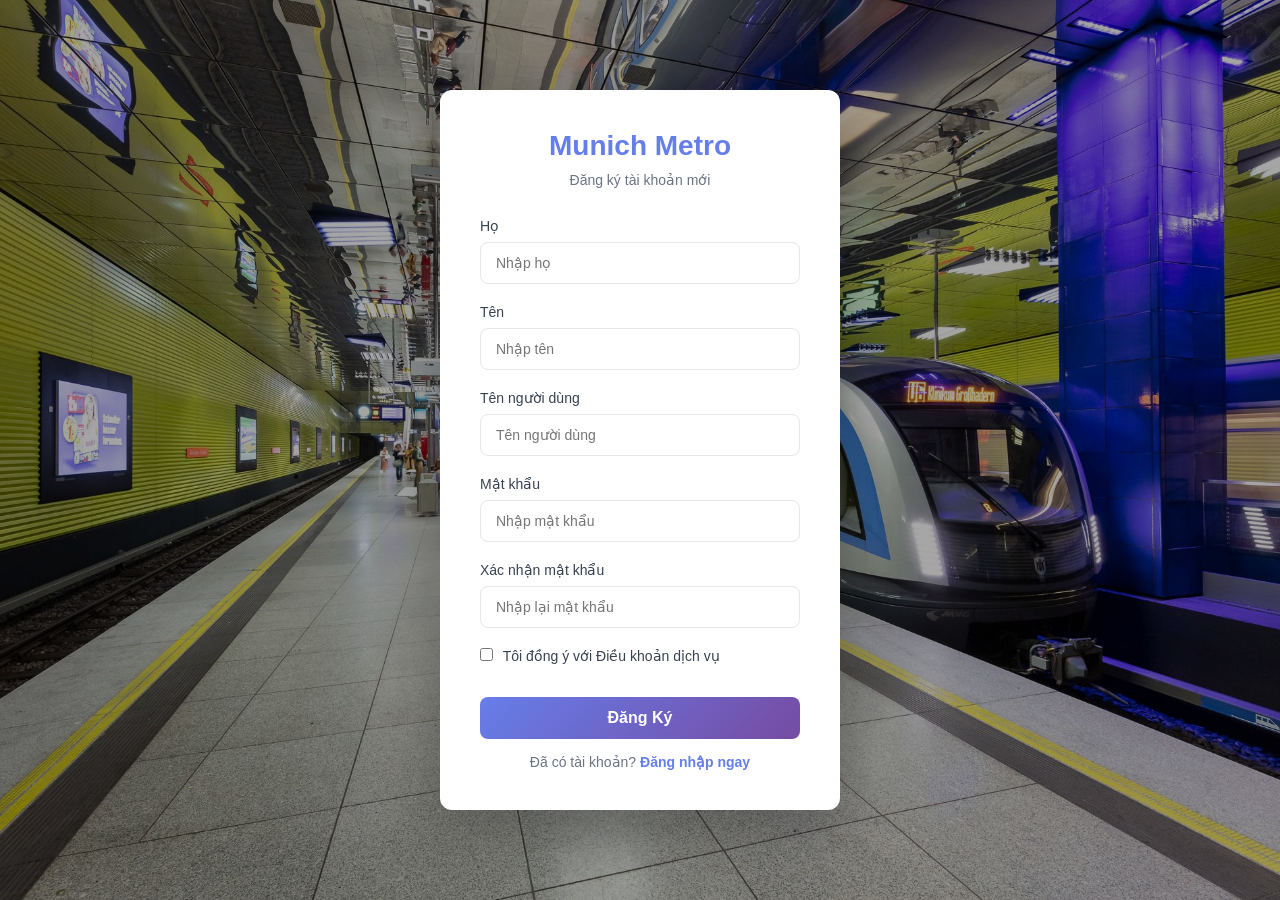
<file: frontend/html/signup.html>
<!doctype html>
<html lang="vi">
  <head>
    <meta charset="UTF-8" />
    <meta name="viewport" content="width=device-width, initial-scale=1.0" />
    <title>Đăng Ký - Munich Tàu Điện Ngầm</title>
    <link rel="stylesheet" href="../css/style.css" />
    <link rel="stylesheet" href="../css/login.css" />
  </head>

  <body>
    <div class="login-container">
      <div class="login-header">
        <h1>Munich Metro</h1>
        <p>Đăng ký tài khoản mới</p>
      </div>

      <div class="error-message" id="errorMessage"></div>
      <div class="success-message" id="successMessage"></div>

      <form id="signupForm">
        <div class="form-group">
          <label for="firstName">Họ</label>
          <input
            type="text"
            id="firstName"
            name="firstName"
            placeholder="Nhập họ"
            required
          />
        </div>

        <div class="form-group">
          <label for="lastName">Tên</label>
          <input
            type="text"
            id="lastName"
            name="lastName"
            placeholder="Nhập tên"
            required
          />
        </div>

        <div class="form-group">
          <label for="username">Tên người dùng</label>
          <input
            type="text"
            id="username"
            name="username"
            placeholder="Tên người dùng"
            required
          />
        </div>

        <div class="form-group">
          <label for="password">Mật khẩu</label>
          <input
            type="password"
            id="password"
            name="password"
            placeholder="Nhập mật khẩu"
            required
          />
          <div id="passwordStrength" class="password-strength"></div>
        </div>

        <div class="form-group">
          <label for="confirmPassword">Xác nhận mật khẩu</label>
          <input
            type="password"
            id="confirmPassword"
            name="confirmPassword"
            placeholder="Nhập lại mật khẩu"
            required
          />
        </div>

        <div
          class="checkbox-group"
          style="justify-content: flex-start; gap: 10px"
        >
          <label>
            <input type="checkbox" id="agreeTerms" name="agreeTerms" />
            <span>Tôi đồng ý với Điều khoản dịch vụ</span>
          </label>
        </div>

        <div class="loading" id="loading">
          <span>Đang xử lý...</span>
        </div>

        <button type="submit" class="login-btn signup-btn">Đăng Ký</button>
      </form>

      <div class="signup-link">
        Đã có tài khoản?
        <a href="login.html">Đăng nhập ngay</a>
      </div>
    </div>

    <script src="../js/signup.js"></script>
  </body>
</html>
</file>
<file: frontend/signup.css>
* {
  margin: 0;
  padding: 0;
  box-sizing: border-box;
}

body {
  font-family: "Segoe UI", Tahoma, Geneva, Verdana, sans-serif;
  background: linear-gradient(135deg, #667eea 0%, #764ba2 100%);
  min-height: 100vh;
  display: flex;
  justify-content: center;
  align-items: center;
  color: #1f2937;
  padding: 20px;
}

.signup-container {
  background: white;
  border-radius: 12px;
  box-shadow: 0 20px 60px rgba(0, 0, 0, 0.3);
  padding: 40px;
  width: 100%;
  max-width: 450px;
  animation: slideIn 0.5s ease-out;
}

@keyframes slideIn {
  from {
    opacity: 0;
    transform: translateY(-30px);
  }
  to {
    opacity: 1;
    transform: translateY(0);
  }
}

.signup-header {
  text-align: center;
  margin-bottom: 30px;
}

.signup-header h1 {
  font-size: 28px;
  color: #667eea;
  margin-bottom: 10px;
}

.signup-header p {
  color: #6b7280;
  font-size: 14px;
}

.form-group {
  margin-bottom: 20px;
}

label {
  display: block;
  margin-bottom: 8px;
  font-weight: 500;
  color: #374151;
  font-size: 14px;
}

input[type="text"],
input[type="password"],
input[type="email"],
input[type="tel"],
select {
  width: 100%;
  padding: 12px 15px;
  border: 1px solid #e5e7eb;
  border-radius: 8px;
  font-size: 14px;
  transition:
    border-color 0.3s ease,
    box-shadow 0.3s ease;
  font-family: inherit;
}

input[type="text"]:focus,
input[type="password"]:focus,
input[type="email"]:focus,
input[type="tel"]:focus,
select:focus {
  outline: none;
  border-color: #667eea;
  box-shadow: 0 0 0 3px rgba(102, 126, 234, 0.1);
}

.form-row {
  display: grid;
  grid-template-columns: 1fr 1fr;
  gap: 15px;
}

.terms-group {
  display: flex;
  align-items: flex-start;
  margin-bottom: 25px;
  font-size: 13px;
}

.terms-group input[type="checkbox"] {
  margin-right: 8px;
  margin-top: 2px;
  cursor: pointer;
  flex-shrink: 0;
}

.terms-group label {
  margin: 0;
  color: #6b7280;
  line-height: 1.5;
}

.terms-group a {
  color: #667eea;
  text-decoration: none;
}

.terms-group a:hover {
  text-decoration: underline;
}

.signup-btn {
  width: 100%;
  padding: 12px;
  background: linear-gradient(135deg, #667eea 0%, #764ba2 100%);
  color: white;
  border: none;
  border-radius: 8px;
  font-size: 16px;
  font-weight: 600;
  cursor: pointer;
  transition:
    transform 0.2s ease,
    box-shadow 0.2s ease;
  margin-bottom: 15px;
}

.signup-btn:hover {
  transform: translateY(-2px);
  box-shadow: 0 10px 20px rgba(102, 126, 234, 0.3);
}

.signup-btn:active {
  transform: translateY(0);
}

.login-link {
  text-align: center;
  color: #6b7280;
  font-size: 14px;
}

.login-link a {
  color: #667eea;
  text-decoration: none;
  font-weight: 600;
  transition: color 0.3s ease;
  cursor: pointer;
}

.login-link a:hover {
  color: #764ba2;
  text-decoration: underline;
}

.error-message {
  background-color: #fee2e2;
  color: #991b1b;
  padding: 12px;
  border-radius: 8px;
  margin-bottom: 20px;
  display: none;
  font-size: 14px;
  border-left: 4px solid #dc2626;
}

.error-message.show {
  display: block;
  animation: shake 0.3s ease;
}

@keyframes shake {
  0%,
  100% {
    transform: translateX(0);
  }
  25% {
    transform: translateX(-5px);
  }
  75% {
    transform: translateX(5px);
  }
}

.success-message {
  background-color: #dcfce7;
  color: #166534;
  padding: 12px;
  border-radius: 8px;
  margin-bottom: 20px;
  display: none;
  font-size: 14px;
  border-left: 4px solid #22c55e;
}

.success-message.show {
  display: block;
}

.loading {
  display: none;
  text-align: center;
  color: #667eea;
  font-size: 14px;
}

.loading.show {
  display: block;
}

.password-strength {
  display: none;
  margin-top: 8px;
  padding: 8px;
  border-radius: 6px;
  font-size: 12px;
  font-weight: 600;
}

.password-strength.show {
  display: block;
}

.strength-weak {
  background-color: #fee2e2;
  color: #991b1b;
}

.strength-medium {
  background-color: #fef3c7;
  color: #92400e;
}

.strength-strong {
  background-color: #dcfce7;
  color: #166534;
}
</file>
<file: frontend/css/style.css>
/* =============================================================================
 * styles.css
 * Giao diện ứng dụng bản đồ tìm đường: Sidebar (340px) | Bản đồ (phần còn lại)
 * ============================================================================= */

/* Reset toàn cục — padding/border tính vào trong width/height */

/*áp dụng border-box cho toàn bộ phần tử */
 * {
    box-sizing: border-box;
}
/* Thiết lập chiều cao full cho toàn bộ layout gốc */
html,
body,
.app-shell,
.map-area {
    margin: 0;
    min-height: 100%;
    height: 100%;
}
/* style chung cho toàn trang */
body {
    font-family: "Segoe UI", Tahoma, Geneva, Verdana, sans-serif;
    background: #f2f4f8;
    color: #1f2937;
}

.admin-mode-btn {
    position: fixed;
    top: 14px;
    right: 14px;
    z-index: 1200;
    padding: 10px 14px;
    border-radius: 999px;
    border: 1px solid rgba(255,255,255,0.35);
    background: rgba(24, 23, 53, 0.82);
    color: #ffffff;
    font-weight: 700;
    text-decoration: none;
    box-shadow: 0 8px 20px rgba(0, 0, 0, 0.25);
    backdrop-filter: blur(6px);
    transition: background 0.2s ease, transform 0.2s ease;
}

.admin-mode-btn:hover {
    background: rgba(30, 64, 175, 0.88);
    transform: translateY(-1px);
}

.admin-mode-btn:active {
    transform: translateY(0);
}

.settings-menu {
    position: fixed;
    top: 58px;
    right: 14px;
    z-index: 1250;
    min-width: 220px;
    padding: 8px;
    border-radius: 18px;
    background: rgba(33, 31, 70, 0.96);
    border: 1px solid rgba(255, 255, 255, 0.12);
    box-shadow: 0 18px 40px rgba(0, 0, 0, 0.28);
    backdrop-filter: blur(10px);
    transform-origin: top right;
    animation: settingsPop 160ms ease-out;
}

.settings-menu[hidden],
.settings-backdrop[hidden],
.account-modal[hidden] {
    display: none !important;
}

.settings-menu-item {
    width: 100%;
    display: flex;
    align-items: center;
    gap: 10px;
    padding: 12px 14px;
    border: none;
    border-radius: 14px;
    background: transparent;
    color: #f4f7ff;
    font-weight: 600;
    cursor: pointer;
    text-align: left;
    transition: background 0.18s ease, transform 0.18s ease;
}

.settings-menu-item:hover {
    background: rgba(109, 130, 255, 0.18);
    transform: translateX(2px);
}

.settings-backdrop {
    position: fixed;
    inset: 0;
    background: rgba(10, 16, 33, 0.42);
    backdrop-filter: blur(2px);
    z-index: 1190;
}

.account-modal {
    position: fixed;
    inset: 0;
    z-index: 1300;
    display: grid;
    place-items: center;
    padding: 20px;
}

.account-modal-panel {
    position: relative;
    width: min(560px, 100%);
    border-radius: 26px;
    padding: 24px;
    background: linear-gradient(180deg, rgba(44, 42, 88, 0.98), rgba(34, 32, 73, 0.98));
    color: #e5e7ff;
    box-shadow: 0 30px 80px rgba(0, 0, 0, 0.35);
    border: 1px solid rgba(255, 255, 255, 0.1);
    animation: modalRise 180ms ease-out;
}

.account-modal h2 {
    margin: 0 0 6px;
    font-size: 1.25rem;
}

.account-modal-subtitle {
    margin: 0 0 18px;
    color: #c8c7f8;
    line-height: 1.5;
}

.account-info-grid {
    display: grid;
    gap: 12px;
    grid-template-columns: 1fr;
}

.account-info-item {
    padding: 14px 16px;
    border-radius: 18px;
    background: rgba(255, 255, 255, 0.06);
    border: 1px solid rgba(255, 255, 255, 0.08);
}

.account-info-label {
    display: block;
    font-size: 0.82rem;
    color: #aeb4e6;
    margin-bottom: 6px;
}

.account-info-value {
    display: block;
    font-size: 1rem;
    font-weight: 700;
    color: #ffffff;
    word-break: break-word;
}

.account-secret {
    letter-spacing: 0.08em;
}

.account-actions {
    display: grid;
    grid-template-columns: repeat(2, minmax(0, 1fr));
    gap: 10px;
    margin-top: 18px;
}

.user-toast {
    position: fixed;
    left: 50%;
    bottom: 24px;
    transform: translate(-50%, 12px);
    z-index: 1400;
    padding: 12px 16px;
    border-radius: 14px;
    background: rgba(33, 31, 70, 0.96);
    color: #fff;
    border: 1px solid rgba(255, 255, 255, 0.12);
    box-shadow: 0 14px 36px rgba(0, 0, 0, 0.3);
    opacity: 0;
    pointer-events: none;
    transition: opacity 0.18s ease, transform 0.18s ease;
}

.user-toast.show {
    opacity: 1;
    transform: translate(-50%, 0);
}

.account-action-btn {
    width: 100%;
}

.modal-close {
    position: absolute;
    top: 14px;
    right: 14px;
    width: 38px;
    height: 38px;
    border-radius: 999px;
    border: 1px solid rgba(255, 255, 255, 0.12);
    background: rgba(255, 255, 255, 0.08);
    color: #fff;
    font-size: 1.2rem;
    cursor: pointer;
    transition: background 0.18s ease, transform 0.18s ease;
}

.modal-close:hover {
    background: rgba(255, 255, 255, 0.16);
    transform: rotate(4deg);
}

@keyframes settingsPop {
    from { opacity: 0; transform: translateY(-6px) scale(0.98); }
    to { opacity: 1; transform: translateY(0) scale(1); }
}

@keyframes modalRise {
    from { opacity: 0; transform: translateY(10px) scale(0.98); }
    to { opacity: 1; transform: translateY(0) scale(1); }
}
/* đồng bộ font cho button với body*/
button {
    font: inherit;
}
/* =========================
   LAYOUT CHÍNH
   ========================= */

/* 
 * Khối layout tổng của app
 *  Chia thành 2 cột:
 *    - Sidebar (340px)
 *    - Map (phần còn lại)
 */



.app-shell {
    display: grid;
    grid-template-columns: 340px 1fr;
    min-height: 100vh;
}
/* sidebar bên trái, chứa menu, input tìm kiếm, thông tin */
.sidebar {
    background: #3f3b6e;
    color: #ffffff;
    display: flex;
    flex-direction: column;
    padding: 20px;
    gap: 18px;
    overflow-y: auto;
    scrollbar-width: thin;
    scrollbar-color: rgba(255, 255, 255, 0.15) transparent;
}
/*bao gồm title + dropdown ngôn ngữ*/
.sidebar-header {
    display: flex;
    justify-content: space-between;
    align-items: center;
    gap: 12px;
}
/*title chính của sidebar*/

.sidebar-header strong {
    display: block;
    font-size: 1.3rem;
    letter-spacing: 0.03em;
}
/*subtitle*/
.sidebar-header span {
    display: block;
    margin-top: 6px;
    color: #d8d7f2;
    font-size: 0.95rem;
}
/* Dropdown chọn ngôn ngữ */
.lang-select {
    border: 1px solid rgba(255, 255, 255, 0.25);
    padding: 8px 12px;
    border-radius: 12px;
    background: rgba(255,255,255,0.08);
    font-weight: 700;
}
/* =========================
   TAB ĐIỀU HƯỚNG
   ========================= */

/* 
3 tab phía trên, 3 chức năng
*/
.sidebar-tabs {
    display: grid;
    grid-template-columns: repeat(4, 1fr);
    gap: 10px;
}
/* style tab */
.tab {
    border: none;
    border-radius: 14px;
    padding: 12px 10px;
    color: #c8c7f8;
    background: rgba(255,255,255,0.08);
    cursor: pointer;
    transition: background 0.2s ease;
}
/* Tab active hoặc hover */
.tab.active,
.tab:hover {
    background: #6d69bb;
    color: #ffffff;
}
/* 
   =========================
   KHỐI TÌM KIẾM
   =========================
*/

/* 
 * Card tìm đường
 * Chứa input + button tìm tuyến
 */
.search-card {
    background: #2c2a58;
    border-radius: 22px;
    padding: 20px;
    display: flex;
    flex-direction: column;
    gap: 16px;
}

.input-row {
    display: flex;
    flex-direction: column;
    gap: 8px;
}

.input-row label {
    font-size: 0.95rem;
    color: #d8d7f2;
}
/* input có icon bên trái */
.input-with-icon {
    display: flex;
    align-items: center;
    background: rgba(255,255,255,0.08);
    border: 1px solid rgba(255,255,255,0.14);
    border-radius: 14px;
    padding: 10px 14px;
    gap: 10px;
}
/* chọn station trực tiếp từ map */
.select-btn {
    margin-top: 8px;
    padding: 8px 12px;
    border: 1px solid rgba(255,255,255,0.25);
    border-radius: 12px;
    background: rgba(255,255,255,0.08);
    color: #ffffff;
    cursor: pointer;
    font-size: 0.9rem;
    transition: background 0.2s ease;
}
/* hover chọn station */
.select-btn:hover {
    background: rgba(255,255,255,0.14);
}
/*icon trong input*/
.icon {
    width: 32px;
    height: 32px;
    display: grid;
    place-items: center;
    border-radius: 12px;
    background: rgba(255,255,255,0.14);
    color: #ffffff;
    font-size: 0.95rem;
}
/*input tìm kiếm*/
.search-card input {
    width: 100%;
    border: none;
    outline: none;
    background: transparent;
    color: #ffffff;
    font-size: 1rem;
}
/* placeholder */
.search-card input::placeholder {
    color: rgba(255,255,255,0.68);
}
/* nút tìm đường */
.primary-btn {
    width: 100%;
    padding: 14px 18px;
    border-radius: 16px;
    border: none;
    cursor: pointer;
    color: #ffffff;
    background: #6d82ff;
    font-weight: 700;
    transition: background 0.2s ease;
}
/*hover nút tìm đường*/
.primary-btn:hover {
    background: #4e62f6;
}
/* =========================
   PROMO CARD (THÔNG TIN/QUẢNG BÁ)
   ========================= */

/* 
 * Card hiển thị nội dung phụ (quảng cáo / thông tin thêm)
 * Layout dọc (flex column)
 */
.promo-card {
    background: #181735;
    border-radius: 24px;
    overflow: hidden;
    display: flex;
    flex-direction: column;
    gap: 16px;
}
/* ảnh banner phía trên card*/
.promo-image {
    height: 140px;
    background: linear-gradient(135deg, #5b5cd6 0%, #2c66bd 100%);
    background-image: linear-gradient(135deg, #5b5cd6 0%, #2c66bd 100%), url('');
    background-size: cover;
    background-position: center;
}
/* nội dung text bên dưới ảnh */
.promo-copy {
    padding: 18px 20px;
}
/*tiêu đề */
.promo-copy strong {
    display: block;
    font-size: 1.2rem;
    margin-bottom: 8px;
}
/*mô tả*/
.promo-copy p {
    margin: 0 0 16px;
    color: #d1d1f3;
    line-height: 1.5;
}
/*nhóm nút*/
.promo-buttons {
    display: flex;
    gap: 10px;
}

.promo-buttons button {
    flex: 1;
    border: none;
    border-radius: 14px;
    padding: 11px 0;
    color: #1f2a4a;
    background: #e9e7ff;
    cursor: pointer;
    font-weight: 700;
}
/* =========================
   DATA & RESULT CARD
   ========================= 
*/

/* 
 * Card hiển thị dữ liệu và kết quả route
 * Dùng chung style để đồng bộ UI
 */
.data-card,
.result-card {
    background: #2c2a58;
    border-radius: 22px;
    padding: 18px 20px;
    color: #e5e7ff;
    box-shadow: inset 0 0 0 1px rgba(255,255,255,0.05);
}
/* Title card */
.data-card h3 {
    margin: 0 0 14px;
    font-size: 1rem;
    font-weight: 700;
}

.route-line-name {
    color: #ffffff;
    font-weight: 800;
}

.transfer-segment {
    color: #d8dcff;
    font-style: italic;
    font-weight: 700;
}

.transfer-segment__title {
    font-weight: 800;
    color: #ffffff;
}
/* =========================
   FILE INPUT (UPLOAD DATA)
   ========================= 
*/

/* 
 * Mỗi dòng input file
 * label + input
 */
.file-row {
    display: flex;
    flex-direction: column;
    gap: 8px;
    margin-bottom: 14px;
}
/* Label */
.file-row label {
    font-size: 0.95rem;
    color: #c8c7f8;
}
/* Input file */
.file-row input {
    border: none;
    border-radius: 14px;
    padding: 12px 14px;
    background: rgba(255,255,255,0.08);
    color: #fff;
}
/* =========================
   NÚT PHỤ
   ========================= 
*/

/* 
 * Nút phụ (secondary action)
 * Ít nổi bật hơn primary
 */
.secondary-btn {
    width: 100%;
    padding: 14px 18px;
    border-radius: 16px;
    border: 1px solid rgba(255,255,255,0.18);
    background: transparent;
    cursor: pointer;
    color: #ffffff;
    font-weight: 700;
    transition: background 0.2s ease;
}
/* Hover nhẹ */
.secondary-btn:hover {
    background: rgba(255,255,255,0.08);
}
/* 
 * Text gợi ý / hướng dẫn
 */
.hint {
    margin: 12px 0 0;
    color: #c8c7f8;
    font-size: 0.9rem;
    line-height: 1.4;
}
/* =========================
   MAP AREA
   ========================= */

/* 
 * Khu vực chứa map
 * gồm toolbar + bản đồ
 */
.map-area {
    display: flex;
    flex-direction: column;
    padding: 76px 20px 20px;
    gap: 16px;
    height: 100%;
}
/* Thanh công cụ phía trên map  */
.map-toolbar {
    display: flex;
    justify-content: space-between;
    align-items: center;
    gap: 12px;
}
/* Title */
.map-title {
    font-size: 1.2rem;
    font-weight: 700;
}
/* nhóm chuyển chế độ map*/
.map-switch {
    display: flex;
    gap: 10px;
}
/* Button switch */
.map-switch button {
    padding: 10px 16px;
    border: 1px solid #cbd5e1;
    border-radius: 999px;
    background: #ffffff;
    color: #1f2937;
    cursor: pointer;
}
/* Button active hiện thị map đang chọn */
.map-switch button.active {
    background: #1e40af;
    border-color: #1e40af;
    color: #ffffff;
}
/* 
 * Container bản đồ (Leaflet)
 * BẮT BUỘC phải có height → nếu không map không render
 */
#map {
    flex: 1;
    width: 100%;
    min-height: calc(100vh - 120px);
    height: 100%;
    border-radius: 24px;
    overflow: hidden;
    box-shadow: 0 24px 70px rgba(15, 23, 42, 0.14);
}
/* =========================
   RESPONSIVE
   ========================= 
   */

@media (max-width: 1100px) {
    .app-shell {
        grid-template-columns: 1fr;
    }

    .map-area {
        padding: 72px 20px 40px;
    }

    #map {
        min-height: 520px;
    }
}

@media (max-width: 700px) {
    .sidebar {
        padding: 16px;
    }

    .admin-mode-btn {
        top: 10px;
        right: 10px;
        padding: 9px 12px;
        font-size: 0.9rem;
    }

    .search-card {
        padding: 16px;
    }

    .sidebar-tabs {
        grid-template-columns: 1fr;
    }

    .settings-menu {
        right: 10px;
        left: 10px;
        top: 58px;
        min-width: auto;
    }

    .account-modal {
        padding: 14px;
    }

    .account-modal-panel {
        padding: 20px 16px 18px;
        border-radius: 22px;
    }

    .account-actions {
        grid-template-columns: 1fr;
    }
}

/* =========================
   INFO PANEL (replaces map on "Thông tin" tab)
   ========================= */

.info-panel {
    flex: 1;
    width: 100%;
    min-height: calc(100vh - 120px);
    border-radius: 24px;
    overflow-y: auto;
    overflow-x: hidden;
    background: linear-gradient(160deg, #1a1a3e 0%, #2c2a58 40%, #3f3b6e 100%);
    box-shadow: 0 24px 70px rgba(15, 23, 42, 0.14);
    scrollbar-width: thin;
    scrollbar-color: rgba(255, 255, 255, 0.15) transparent;
}

.info-panel-inner {
    padding: 36px 32px;
    display: flex;
    flex-direction: column;
    gap: 32px;
}

/* Each info section card */
.info-section {
    background: rgba(255, 255, 255, 0.05);
    border: 1px solid rgba(255, 255, 255, 0.08);
    border-radius: 22px;
    overflow: hidden;
    transition: transform 0.3s ease, box-shadow 0.3s ease;
    animation: infoSectionFadeIn 0.5s ease both;
}

.info-section:nth-child(1) { animation-delay: 0.1s; }
.info-section:nth-child(2) { animation-delay: 0.25s; }
.info-section:nth-child(3) { animation-delay: 0.4s; }

.info-section:hover {
    transform: translateY(-4px);
    box-shadow: 0 20px 50px rgba(109, 130, 255, 0.15);
}

@keyframes infoSectionFadeIn {
    from {
        opacity: 0;
        transform: translateY(20px);
    }
    to {
        opacity: 1;
        transform: translateY(0);
    }
}

/* Image header area */
.info-section-img {
    position: relative;
    width: 100%;
    overflow: hidden;
    background: #15152f;
}

.info-section-img img {
    width: 100%;
    height: auto;
    display: block;
    object-fit: contain;
    transition: transform 0.5s ease;
}

.info-section:hover .info-section-img img {
    transform: scale(1.05);
}

.info-section-img-overlay {
    position: absolute;
    inset: 0;
    background: linear-gradient(to top, rgba(26, 26, 62, 0.85) 0%, rgba(26, 26, 62, 0.2) 50%, transparent 100%);
    display: flex;
    align-items: flex-end;
    padding: 18px 22px;
}

.info-section-badge {
    display: inline-flex;
    align-items: center;
    gap: 6px;
    padding: 8px 16px;
    border-radius: 999px;
    background: rgba(109, 130, 255, 0.85);
    backdrop-filter: blur(8px);
    color: #ffffff;
    font-weight: 700;
    font-size: 0.9rem;
    letter-spacing: 0.02em;
    box-shadow: 0 4px 16px rgba(109, 130, 255, 0.3);
}

/* Text body area */
.info-section-body {
    padding: 24px 28px 28px;
}

.info-section-body h2 {
    margin: 0 0 14px;
    font-size: 1.3rem;
    font-weight: 800;
    color: #ffffff;
    letter-spacing: 0.01em;
    position: relative;
    padding-bottom: 12px;
}

.info-section-body h2::after {
    content: '';
    position: absolute;
    bottom: 0;
    left: 0;
    width: 48px;
    height: 3px;
    border-radius: 999px;
    background: linear-gradient(90deg, #6d82ff, #9b6dff);
}

.info-section-body p {
    margin: 0;
    color: #c8c7f8;
    font-size: 0.98rem;
    line-height: 1.75;
    text-align: justify;
}

.info-section-body p strong {
    color: #e5e7ff;
    font-weight: 700;
}

.info-section-body p em {
    color: #a8b4ff;
    font-style: italic;
}

/* Responsive adjustments for info panel */
@media (max-width: 1100px) {
    .info-panel {
        min-height: 520px;
    }
}

@media (max-width: 700px) {
    .info-panel-inner {
        padding: 20px 16px;
        gap: 20px;
    }


    .info-section-body {
        padding: 18px 20px 22px;
    }

    .info-section-body h2 {
        font-size: 1.15rem;
    }

    .info-section-body p {
        font-size: 0.92rem;
    }
}
</file>
<file: frontend/css/login.css>
* {
  margin: 0;
  padding: 0;
  box-sizing: border-box;
}

/* body {
  font-family: "Segoe UI", Tahoma, Geneva, Verdana, sans-serif;
  background: linear-gradient(135deg, #667eea 0%, #764ba2 100%);
  min-height: 100vh;
  display: flex;
  justify-content: center;
  align-items: center;
  color: #1f2937;
} */
body {
  font-family: "Segoe UI", Tahoma, Geneva, Verdana, sans-serif;

  min-height: 100vh;
  display: flex;
  justify-content: center;
  align-items: center;

  position: relative;
  overflow: hidden;
}

body::before {
  content: "";
  position: fixed;
  inset: 0;

  background-image: url("../images/test.jpg");
  background-size: cover;
  background-position: center;
  background-repeat: no-repeat;

  animation: zoomBg 20s ease-in-out infinite alternate;

  z-index: -2;
}

body::after {
  content: "";
  position: fixed;
  inset: 0;

  background: rgba(0, 0, 0, 0.35);

  z-index: -1;
}

@keyframes zoomBg {
  from {
    transform: scale(1);
  }

  to {
    transform: scale(1.08);
  }
}


.login-container {
  background: white;
  border-radius: 12px;
  box-shadow: 0 20px 60px rgba(0, 0, 0, 0.3);
  padding: 40px;
  width: 100%;
  max-width: 400px;
  animation: slideIn 0.5s ease-out;
}

@keyframes slideIn {
  from {
    opacity: 0;
    transform: translateY(-30px);
  }
  to {
    opacity: 1;
    transform: translateY(0);
  }
}

.login-header {
  text-align: center;
  margin-bottom: 30px;
}

.login-header h1 {
  font-size: 28px;
  color: #667eea;
  margin-bottom: 10px;
}

.login-header p {
  color: #6b7280;
  font-size: 14px;
}

.role-tabs {
  display: grid;
  grid-template-columns: 1fr 1fr;
  gap: 10px;
  margin-bottom: 25px;
}

.role-tab-btn {
  padding: 10px;
  border: 2px solid #e5e7eb;
  background: white;
  border-radius: 8px;
  cursor: pointer;
  font-size: 14px;
  font-weight: 600;
  color: #6b7280;
  transition: all 0.3s ease;
}

.role-tab-btn.active {
  border-color: #667eea;
  background: linear-gradient(135deg, #667eea 0%, #764ba2 100%);
  color: white;
}

.role-tab-btn:hover {
  border-color: #667eea;
  color: #667eea;
}

.role-tab-btn.active:hover {
  color: white;
}

.form-group {
  margin-bottom: 20px;
}

label {
  display: block;
  margin-bottom: 8px;
  font-weight: 500;
  color: #374151;
  font-size: 14px;
}

input[type="text"],
input[type="password"],
input[type="email"] {
  width: 100%;
  padding: 12px 15px;
  border: 1px solid #e5e7eb;
  border-radius: 8px;
  font-size: 14px;
  transition:
    border-color 0.3s ease,
    box-shadow 0.3s ease;
}

input[type="text"]:focus,
input[type="password"]:focus,
input[type="email"]:focus {
  outline: none;
  border-color: #667eea;
  box-shadow: 0 0 0 3px rgba(102, 126, 234, 0.1);
}

.checkbox-group {
  display: flex;
  justify-content: space-between;
  align-items: center;
  margin-bottom: 25px;
  font-size: 14px;
}

.checkbox-group input[type="checkbox"] {
  margin-right: 6px;
  cursor: pointer;
}

.forgot-password {
  color: #667eea;
  text-decoration: none;
  cursor: pointer;
  transition: color 0.3s ease;
}

.forgot-password:hover {
  color: #764ba2;
  text-decoration: underline;
}

.login-btn {
  width: 100%;
  padding: 12px;
  background: linear-gradient(135deg, #667eea 0%, #764ba2 100%);
  color: white;
  border: none;
  border-radius: 8px;
  font-size: 16px;
  font-weight: 600;
  cursor: pointer;
  transition:
    transform 0.2s ease,
    box-shadow 0.2s ease;
  margin-bottom: 15px;
}

.login-btn:hover {
  transform: translateY(-2px);
  box-shadow: 0 10px 20px rgba(102, 126, 234, 0.3);
}

.login-btn:active {
  transform: translateY(0);
}

.signup-link {
  text-align: center;
  color: #6b7280;
  font-size: 14px;
}

.signup-link a {
  color: #667eea;
  text-decoration: none;
  font-weight: 600;
  transition: color 0.3s ease;
}

.signup-link a:hover {
  color: #764ba2;
  text-decoration: underline;
}

.error-message {
  background-color: #fee2e2;
  color: #991b1b;
  padding: 12px;
  border-radius: 8px;
  margin-bottom: 20px;
  display: none;
  font-size: 14px;
  border-left: 4px solid #dc2626;
}

.error-message.show {
  display: block;
  animation: shake 0.3s ease;
}

@keyframes shake {
  0%,
  100% {
    transform: translateX(0);
  }
  25% {
    transform: translateX(-5px);
  }
  75% {
    transform: translateX(5px);
  }
}

.success-message {
  background-color: #dcfce7;
  color: #166534;
  padding: 12px;
  border-radius: 8px;
  margin-bottom: 20px;
  display: none;
  font-size: 14px;
  border-left: 4px solid #22c55e;
}

.success-message.show {
  display: block;
}

.loading {
  display: none;
  text-align: center;
  color: #667eea;
  font-size: 14px;
}

.loading.show {
  display: block;
}
</file>
